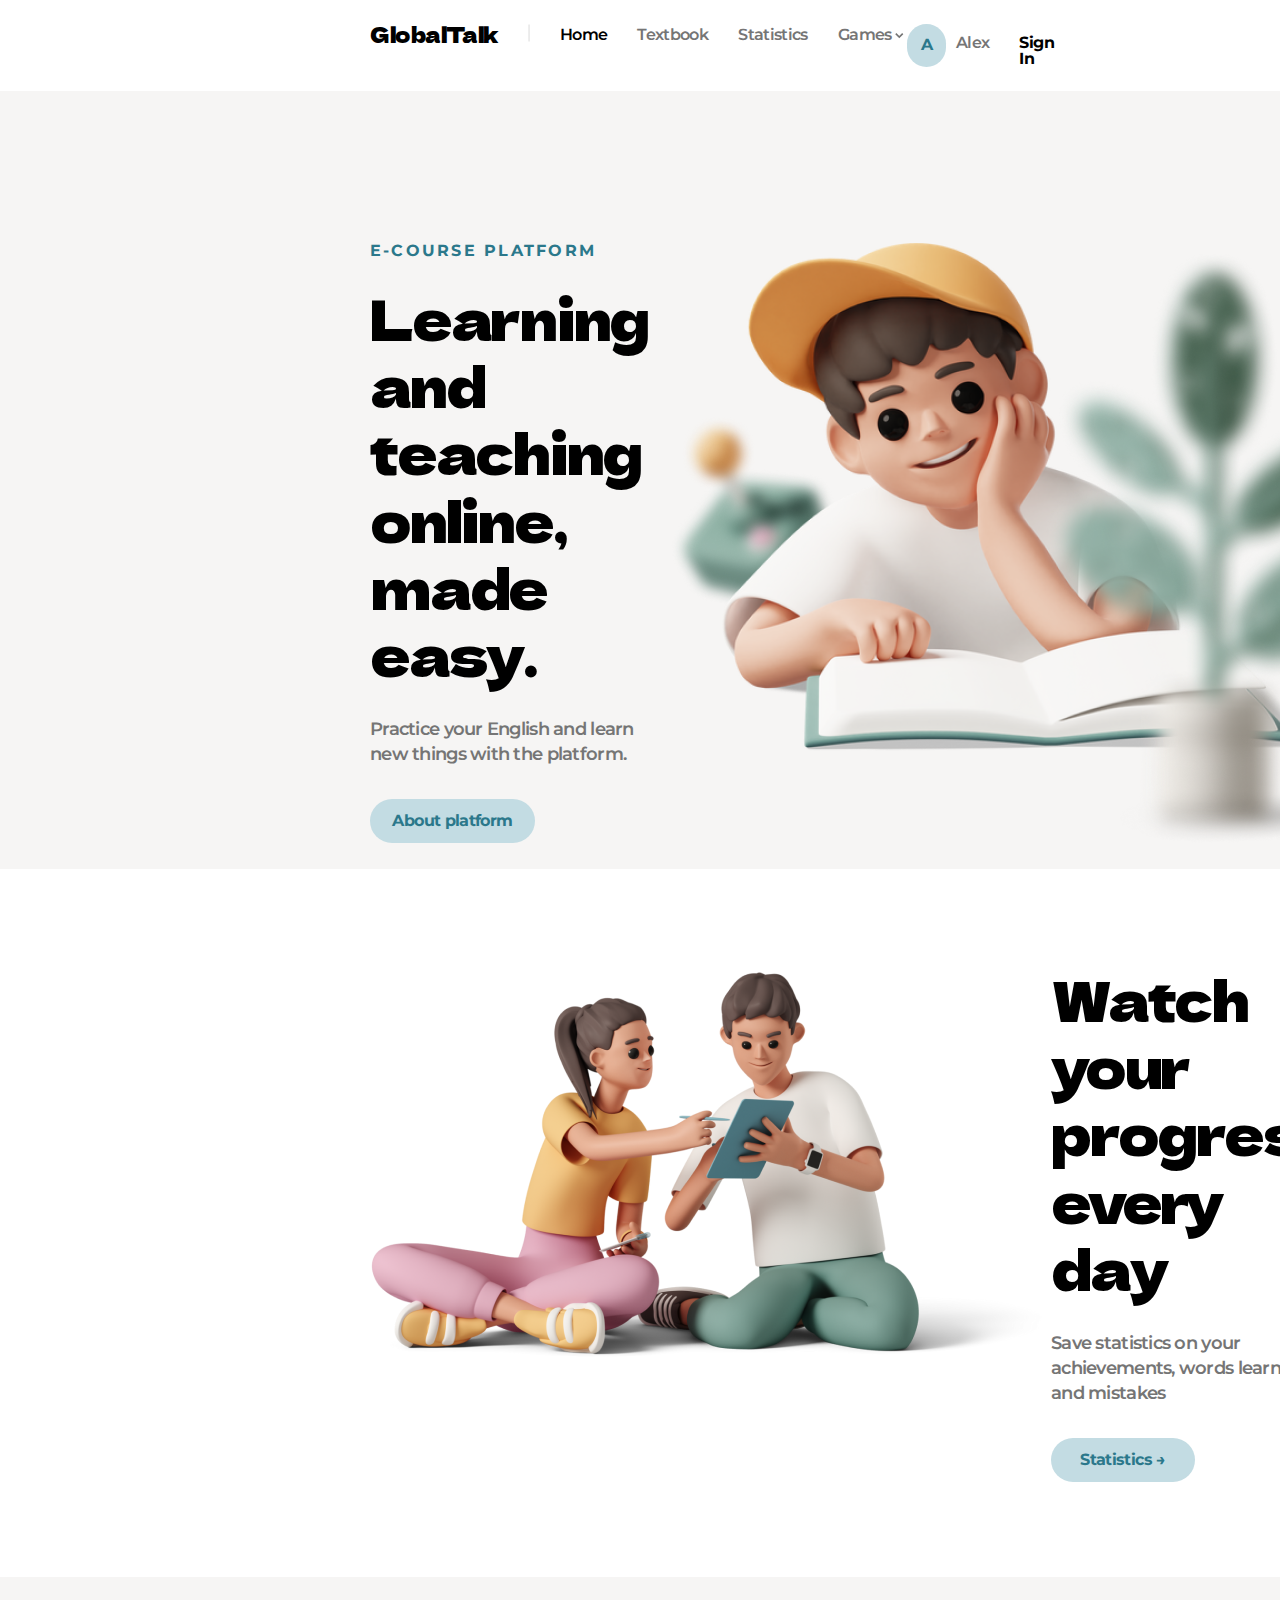
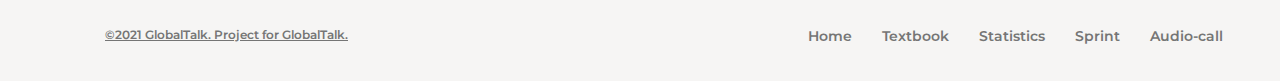
<file: index.html>
<!DOCTYPE html>
<html lang="en">

<head>
    <meta charset="UTF-8">
    <meta name="viewport" content="width=device-width, initial-scale=1.0">
    <link rel="preconnect" href="https://fonts.googleapis.com">
    <link rel="preconnect" href="https://fonts.gstatic.com" crossorigin>
    <link href="https://fonts.googleapis.com/css2?family=Dela+Gothic+One&display=swap" rel="stylesheet">
    <link rel="preconnect" href="https://fonts.googleapis.com">
    <link rel="preconnect" href="https://fonts.gstatic.com" crossorigin>
    <link href="https://fonts.googleapis.com/css2?family=Dela+Gothic+One&family=Montserrat:wght@600&display=swap"
        rel="stylesheet">
    <link rel="stylesheet" href="./styles/style.css">
    <title>Document</title>
</head>

<body>

    <!-- header -->

    <header class="header">
        <div class="header--texts">
            <div class="header--logo">
                GlobalTalk
            </div>
            <div class="header--line">
                <img src="./img/Vector 1.svg" alt="line">
            </div>

            <a href="#" class="header--text">
                <div class="text-b">Home</div>
            </a>
            <a href="#" class="header--text">
                Textbook
            </a>
            <a href="#" class="header--text">
                Statistics
            </a>
            <a href="#" class="header--text">
                Games
            </a>

            <div class="header--downarrow">
                <img src="./img/Frame 8.svg" alt="downarrow">
            </div>
        </div>
        <div class="header--acc">
            <a class="header--alex" href="./login.html">
                <div class="header--avatar">
                    A
                </div>
                <div class="header--accname">
                    Alex
                </div>
            </a>
            <a href="./login.html" class="header--signin">
                Sign In
            </a>
        </div>
    </header>

    <!-- intro -->

    <section class="intro">
        <div class="intro--texts">
            <div class="intro--pre-title">
                E-COURSE PLATFORM
            </div>
            <h2 class="intro--title title">
                Learning and
                teaching online,
                made easy.
            </h2>

            <div class="intro--text text">
                Practice your English and learn new things with the platform.
            </div>
            <a href="#" class="intro--button button">
                About platform
            </a>
        </div>
        <div class="intro--pic">
            <img src="./img/Frame 24.png" alt="intropic">
        </div>
    </section>

    <!-- stats -->

    <section class="stats">
        <div class="stats--pic">
            <img src="./img/image 1.png" alt="intropic">
        </div>
        <div class="stats--texts">
            <h2 class="stats--title title">
                Watch your progress every day
            </h2>

            <div class="stats--text text">
                Save statistics on your achievements, words learned, and mistakes
            </div>
            <a href="#" class="stats--button button">
                Statistics →
            </a>
        </div>

    </section>

    <!-- footer -->

    <footer class="footer">
        <div class="footer--GlobalTalk">
            ©2021 GlobalTalk. Project for GlobalTalk.
        </div>

        <div class="footer--texts">
            <a href="#" class="footer--text">Home</a>
            <a href="#" class="footer--text">Textbook</a>
            <a href="#" class="footer--text">Statistics</a>
            <a href="#" class="footer--text">Sprint</a>
            <a href="#" class="footer--text">Audio-call</a>
        </div>
    </footer>
</body>

</html>
</file>
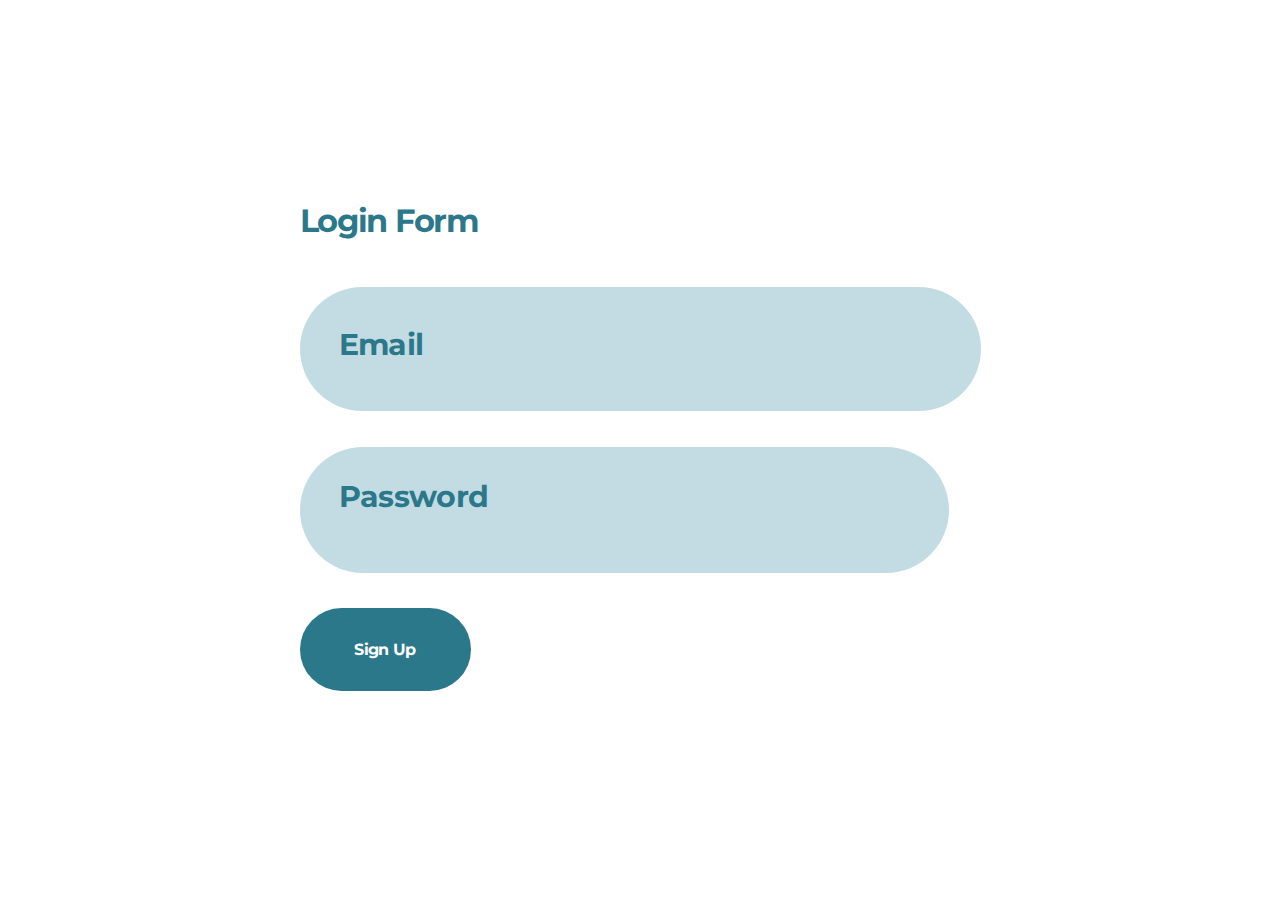
<file: login.html>
<!DOCTYPE html>
<html lang="en">

<head>
    <meta charset="UTF-8">
    <meta name="viewport" content="width=device-width, initial-scale=1.0">
    <link rel="stylesheet" href="./styles/style.css">
    <link rel="preconnect" href="https://fonts.googleapis.com">
    <link rel="preconnect" href="https://fonts.gstatic.com" crossorigin>
    <link href="https://fonts.googleapis.com/css2?family=Dela+Gothic+One&family=Montserrat:wght@600;700&display=swap"
        rel="stylesheet">
    <title>Document</title>
</head>

<body>
    <section class="login">
        <div class="login--login-form">
            <div class="login--title">
                Login Form
            </div>
                <input class="login--email" placeholder="Email" type="Email">

                <input class="login--password" placeholder="Password" type="Password">

            <div class="login--button">
                Sign Up
            </div>
        </div>
    </section>
</body>

</html>
</file>
<file: styles/style.css>
* {
    margin: 0;
    padding: 0;
}

a {
    text-decoration: none;
}

li {
    list-style: none;
}

.text-b {
    color: black;
}

.title {
    color: var(--primaty-black, #000);
    font-family: Dela Gothic One;
    font-size: 56px;
    font-style: normal;
    font-weight: 400;
    line-height: 120%;
    letter-spacing: -2.24px;
    margin-bottom: 31px;
}

.text {
    color: var(--primaty-grey-dark, #757575);
    font-family: Montserrat;
    font-size: 18px;
    font-style: normal;
    font-weight: 600;
    line-height: 140%;
    letter-spacing: -0.72px;
    margin-bottom: 31px;
}

.button {
    display: flex;
    flex-direction: column;
    padding: 14px 22px;
    justify-content: center;
    align-items: center;
    gap: 19px;
    border-radius: 100px;
    background: var(--primaty-cyan-light, #C3DCE3);
    color: #2B788B;
    font-family: Montserrat;
    font-size: 16px;
    font-style: normal;
    font-weight: 700;
    line-height: 100%;
    letter-spacing: -0.64px;
}


/* header */


.header {
    padding: 24px 370px;
    display: flex;
    justify-content: space-between;

}

.header--logo {
    color: #000;
    font-family: Dela Gothic One;
    font-size: 20.861px;
    font-style: normal;
    font-weight: 400;
    line-height: 100%;
    letter-spacing: -0.417px;
}

.header--line {
    margin-left: 30px;
}

.header--texts {
    display: flex;
    justify-content: space-between;
}

.header--text {
    color: #757575;
    font-family: Montserrat;
    font-size: 16px;
    font-style: normal;
    font-weight: 600;
    line-height: 140%;
    letter-spacing: -0.64px;
    margin-left: 30px;
}

.header--downarrow {
    padding-top: 3px;
}

.header--acc {
    display: flex;
}

.header--alex {
    display: flex;

}

.header--avatar {
    color: #2B788B;
    text-align: center;
    font-family: Montserrat;
    font-size: 16px;
    font-style: normal;
    font-weight: 700;
    line-height: 140%;
    letter-spacing: -0.64px;
    display: flex;
    padding: 9px 14px;
    justify-content: center;
    align-items: center;
    gap: 14px;
    border-radius: 100px;
    background: var(--primaty-cyan-light, #C3DCE3);
}

.header--accname {
    margin-left: 10px;
    padding-top: 8px;
    color: #757575;
    font-family: Montserrat;
    font-size: 16px;
    font-style: normal;
    font-weight: 600;
    line-height: 140%;
    letter-spacing: -0.64px;
}

.header--signin {
    padding-top: 11px;
    margin-left: 30px;
    color: #000;
    font-family: Montserrat;
    font-size: 16px;
    font-style: normal;
    font-weight: 700;
    line-height: 100%;
    letter-spacing: -0.64px;
}

/* intro */

.intro {
    background: var(--primaty-grey-light, #F6F5F4);
    padding-top: 152px;
    padding-left: 370px;
    padding-right: 80px;
    display: flex;
    justify-content: space-between;
}

.intro--texts {
    display: flex;
    flex-direction: column;
    margin-right: 21px;
}

.intro--pre-title {
    color: var(--primaty-cyan-dark, #2B788B);
    font-family: Montserrat;
    font-size: 16px;
    font-style: normal;
    font-weight: 700;
    line-height: 100%;
    letter-spacing: 2.24px;
    text-transform: uppercase;
    margin-bottom: 24px;
}

.intro--button{
    width: 121px;
}
/* stats */

.stats {
    display: flex;
    justify-content: space-between;
    padding-top: 95px;
    padding-bottom: 95px;
    padding-left: 370px;
    padding-right: 375px;
    padding: 95px 375px 95px 370px;
}

.stats--button{
    width: 100px;
}

/* footer */

.footer {
    display: flex;
    justify-content: space-between;
    padding: 52px 57px 38px 105px;
    background: var(--primaty-grey-light, #F6F5F4);
}

.footer--GlobalTalk {
    color: var(--primaty-grey-dark, #757575);
    font-family: Montserrat;
    font-size: 12px;
    font-style: normal;
    font-weight: 600;
    line-height: 100%;
    /* 12px */
    color: var(--primaty-grey-dark, #757575);
    font-family: Montserrat;
    font-size: 12px;
    font-style: normal;
    font-weight: 600;
    line-height: 100%;
    text-decoration-line: underline;
}

.footer--texts {
    display: flex;
    justify-content: space-between;
}

.footer--text {
    color: var(--primaty-grey-dark, #757575);
    font-family: Montserrat;
    font-size: 14px;
    font-style: normal;
    font-weight: 600;
    line-height: 100%;
    margin-left: 30px;
}

/* login */

.login {
    display: flex;
    justify-content: center;
    align-items: center;
    padding-top: 200px;
}

.login--title {
    display: flex;
    width: 207px;
    height: 41px;
    flex-direction: column;
    justify-content: center;
    flex-shrink: 0;
    color: #2B788B;
    font-family: Montserrat;
    font-size: 32px;
    font-style: normal;
    font-weight: 700;
    line-height: 100%;
    letter-spacing: -1.28px;
    margin-bottom: 46px;
}

.login--email {
    display: flex;
    width: 363px;
    height: 70px;
    padding: 20px 279px 34px 39px;
    align-items: center;
    flex-shrink: 0;
    border-radius: 100px;
    background: #C3DCE3;
    color: #2B788B;
    font-family: Montserrat;
    font-size: 35px;
    font-style: normal;
    font-weight: 700;
    line-height: 100%;
    letter-spacing: -0.64px;
    margin-bottom: 36px;
    border: none;

}

.login--password {
    display: flex;
    width: 363px;
    height: 71px;
    padding: 20px 247px 35px 39px;
    align-items: center;
    flex-shrink: 0;
    border-radius: 100px;
    background: #C3DCE3;
    border: none;
    margin-bottom: 35px;

}

.login--button {

    display: flex;
    justify-content: center;
    width: 127px;
    height: 55px;
    padding: 14px 22px;
    align-items: center;
    gap: 10px;
    flex-shrink: 0;
    border-radius: 100px;
    background: var(--primaty-cyan-dark, #2B788B);
    color: #FFF;
    font-family: Montserrat;
    font-size: 16px;
    font-style: normal;
    font-weight: 700;
    line-height: 100%;
    letter-spacing: -0.64px;

}

.login--email::placeholder{
    color: #2B788B;
    font-family: Montserrat;
    font-size: 30px;
    font-style: normal;
    font-weight: 700;
    line-height: 100%;
    letter-spacing: -0.64px;
}

.login--password::placeholder {
    color: #2B788B;
    font-family: Montserrat;
    font-size: 30px;
    font-style: normal;
    font-weight: 700;
    line-height: 100%;
    letter-spacing: -0.64px;
}
</file>
